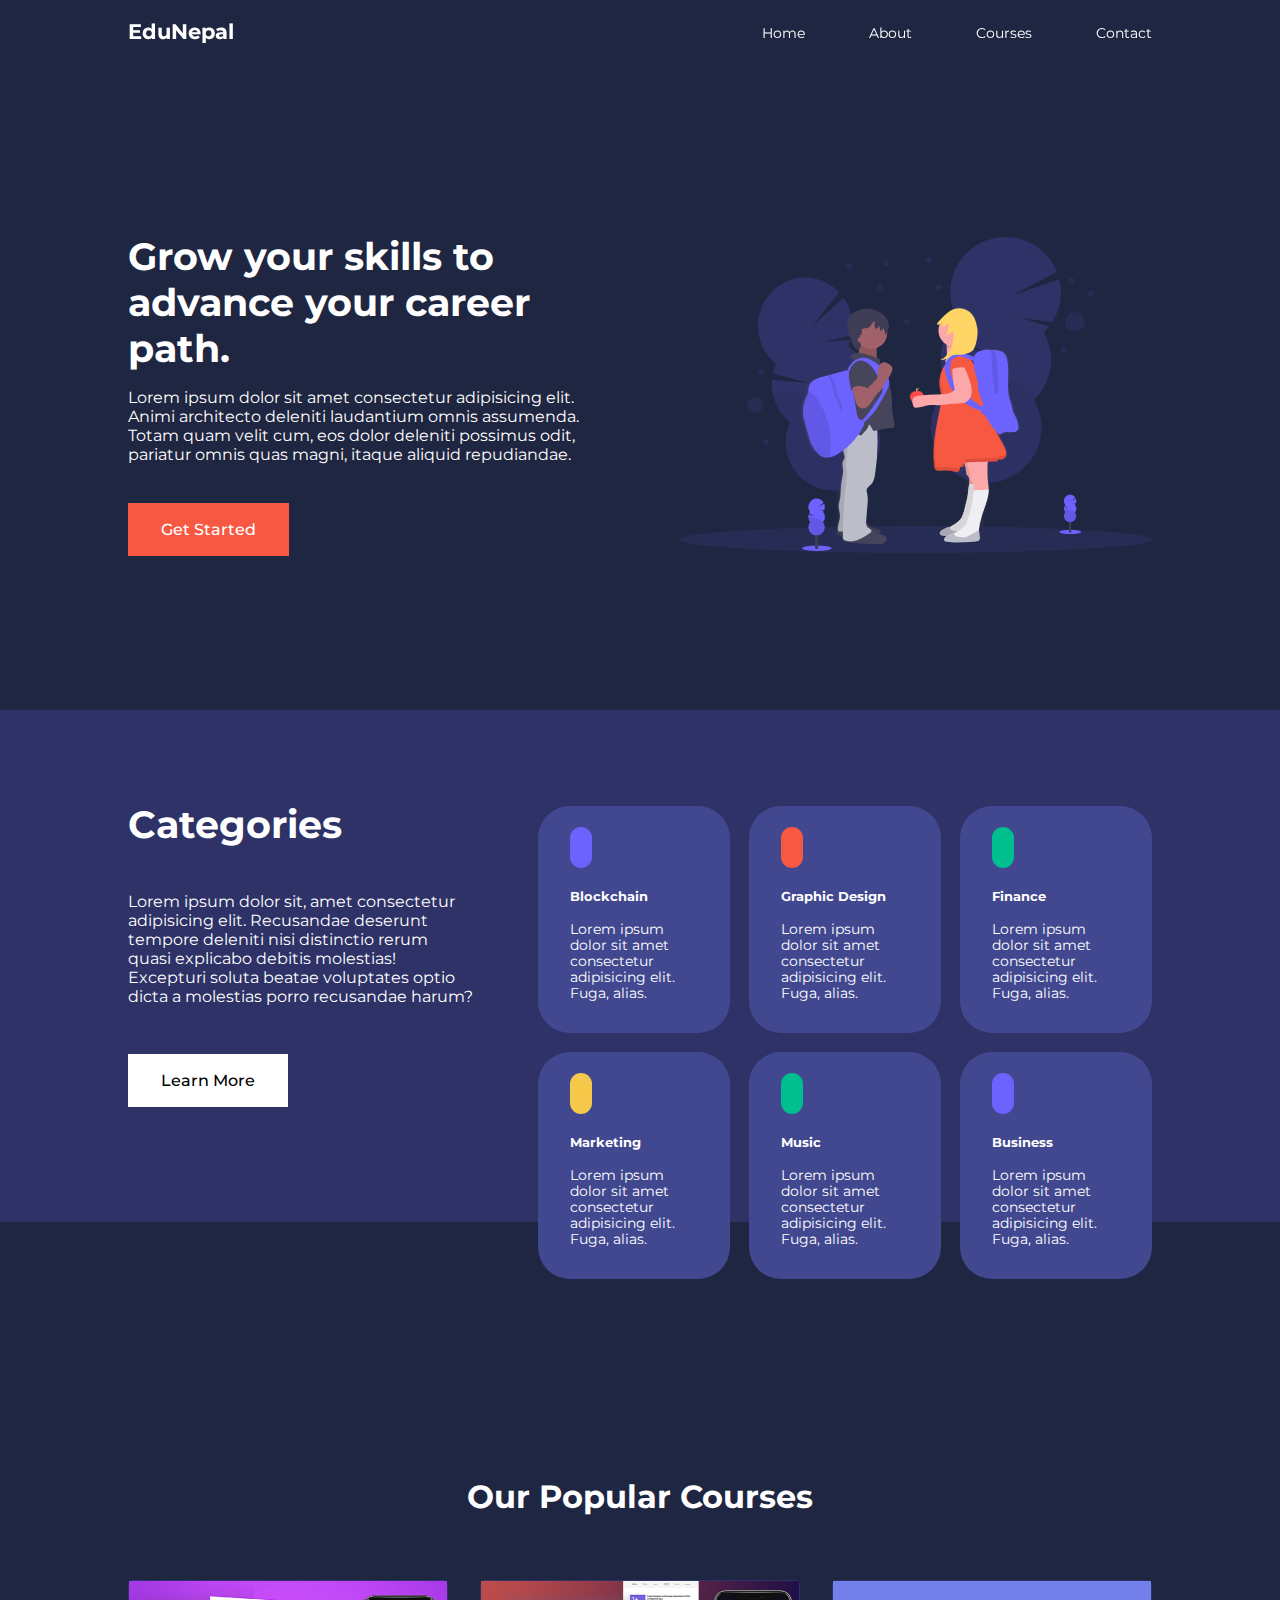
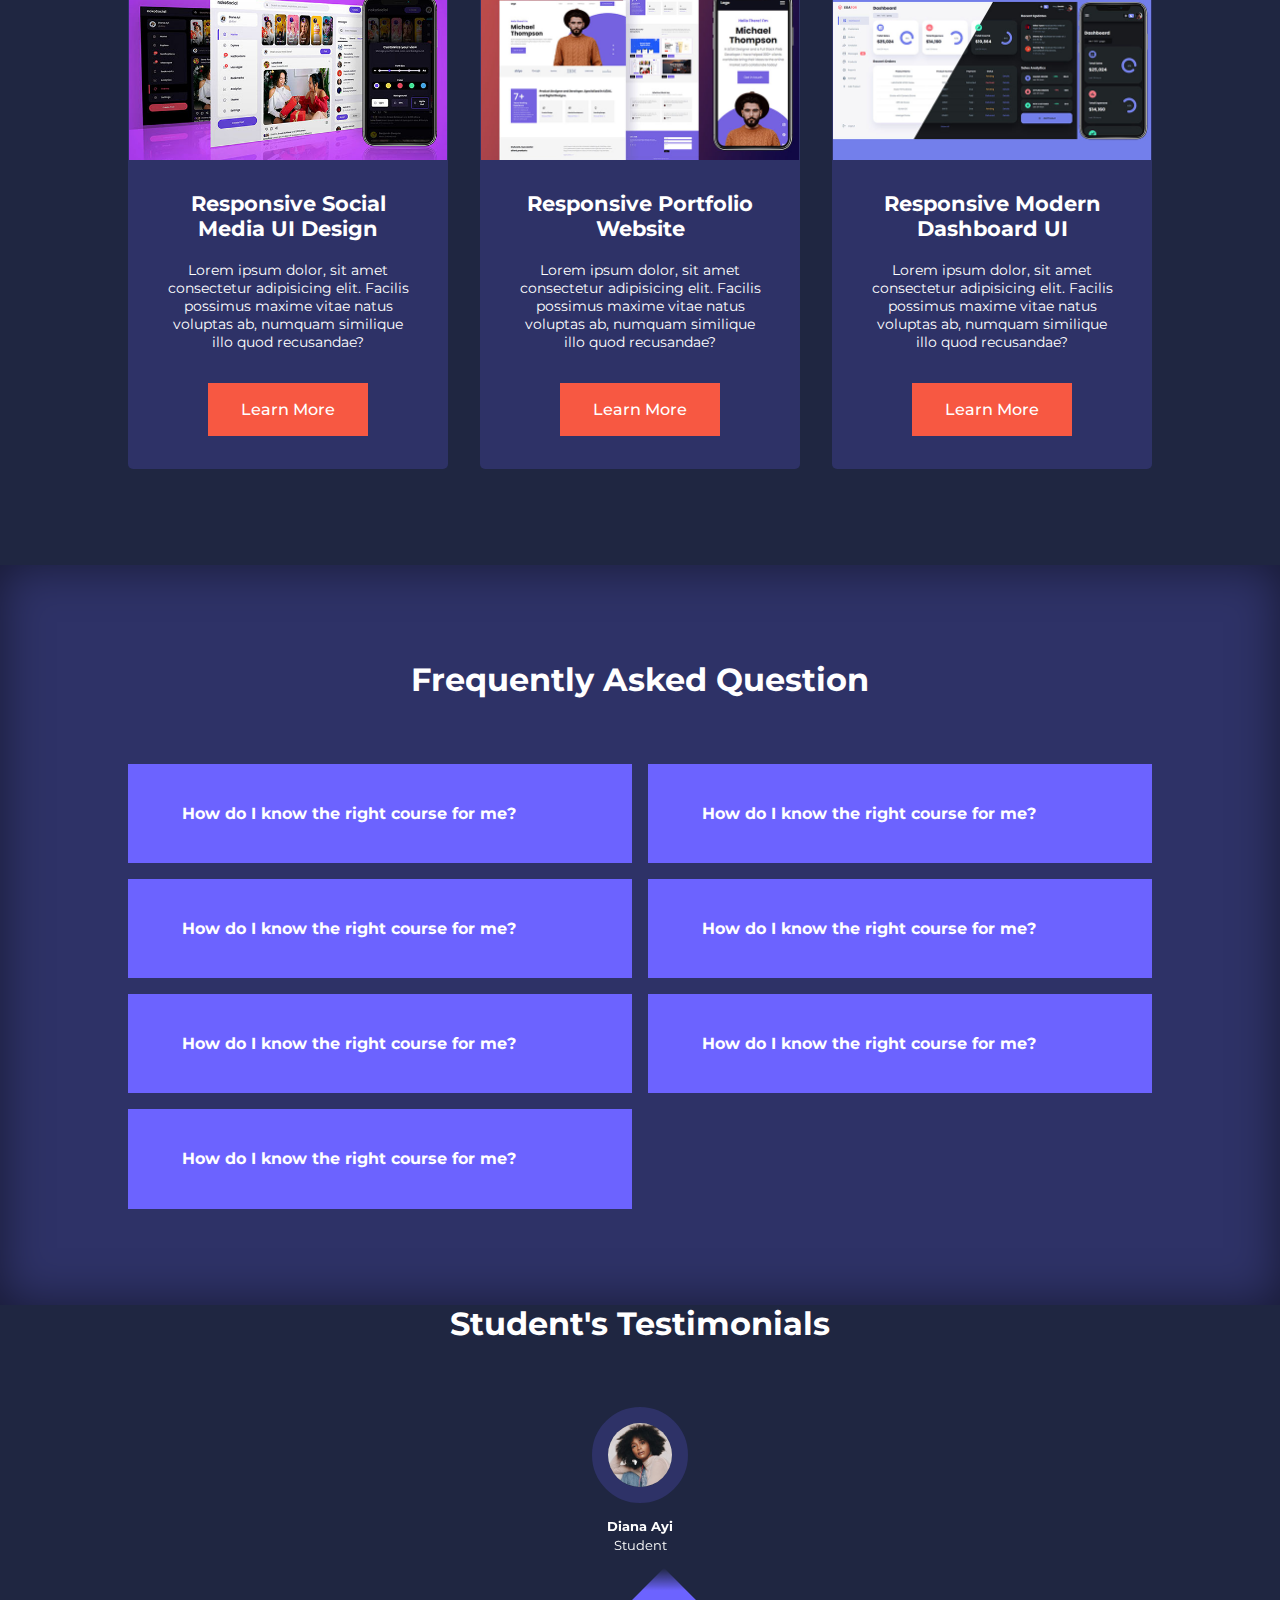
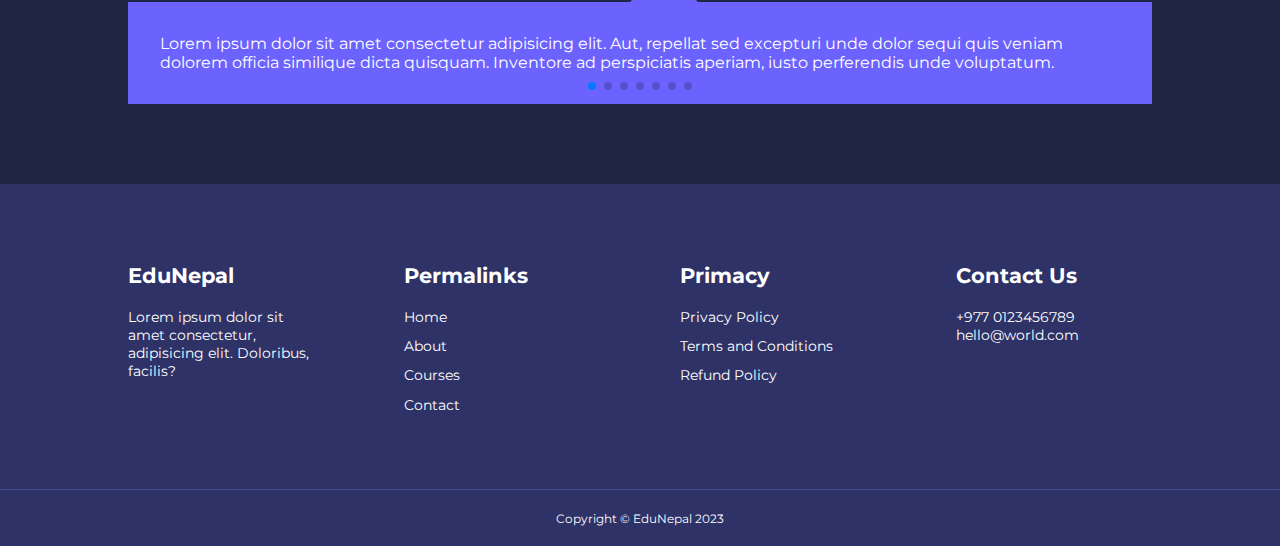
<file: education website/index.html>
<!DOCTYPE html>
<html lang="en">

<head>
    <meta charset="UTF-8">
    <meta http-equiv="X-UA-Compatible" content="IE=edge">
    <meta name="viewport" content="width=device-width, initial-scale=1.0">
    <title>EduNepal-A learning paradise</title>
    <link rel="stylesheet" href="./css/style.css">

    <!-- ICON SCOUT CDN -->
    <link rel="stylesheet" href="https://unicons.iconscout.com/release/v2.1.6/css/unicons.css">

    <!-- GOOGLE FONT (MONTSERRAT) -->
    <link rel="preconnect" href="https://fonts.googleapis.com">
    <link rel="preconnect" href="https://fonts.gstatic.com" crossorigin>
    <link href="https://fonts.googleapis.com/css2?family=Montserrat:wght@300;400;500;600;700;800;900&display=swap"
        rel="stylesheet">

    <!-- SWIPER JS CDN -->
    <link rel="stylesheet" href="https://cdn.jsdelivr.net/npm/swiper@8/swiper-bundle.min.css" />

    <!-- <style>
        body{
            background-image: url("./images/bg-texture.png");
        }
    </style> -->
</head>

<body>

    <!-- NAVBAR STARTS -->
    <nav>
        <div class="container nav__container">
            <a href="index.html">
                <h4>EduNepal</h4>
            </a>
            <ul class="nav__menu">
                <li><a href="index.html">Home</a></li>
                <li><a href="about.html">About</a></li>
                <li><a href="courses.html">Courses</a></li>
                <li><a href="contact.html">Contact</a></li>
            </ul>
            <button id="open-menu-btn"><i class="uil uil-bars"></i></button>
            <button id="close-menu-btn"><i class="uil uil-multiply"></i></button>
        </div>
    </nav>
    <!-- NAVBAR ENDS -->

    <!-- HEADER STARTS -->
    <header>
        <div class="container header__container">
            <div class="header__left">
                <h1>Grow your skills to advance your career path.</h1>
                <p>Lorem ipsum dolor sit amet consectetur adipisicing elit. Animi architecto deleniti laudantium omnis
                    assumenda. Totam quam velit cum, eos dolor deleniti possimus odit, pariatur omnis quas magni, itaque
                    aliquid repudiandae.</p>
                <a href="courses.html" class="btn btn-primary">Get Started</a>
            </div>

            <div class="header__right">
                <div class="header__right-image">
                    <img src="./images/header.svg" alt="Header">
                </div>
            </div>
        </div>
    </header>
    <!-- HEADER ENDS -->

    <!-- ############### SECTION STARTS ###############  -->
    <section class="categories">
        <div class="container categories__container">
            <div class="categories__left">
                <h1>Categories</h1>
                <p>Lorem ipsum dolor sit, amet consectetur adipisicing elit. Recusandae deserunt tempore deleniti nisi
                    distinctio rerum quasi explicabo debitis molestias! Excepturi soluta beatae voluptates optio dicta a
                    molestias porro recusandae harum?</p>
                <a href="#" class="btn">Learn More</a>
            </div>

            <div class="categories__right">
                <article class="category">
                    <span class="category__icon"><i class="uil uil-bitcoin-circle"></i></span>
                    <h5>Blockchain</h5>
                    <p>Lorem ipsum dolor sit amet consectetur adipisicing elit. Fuga, alias.</p>
                </article>

                <article class="category">
                    <span class="category__icon"><i class="uil uil-palette"></i></span>
                    <h5>Graphic Design</h5>
                    <p>Lorem ipsum dolor sit amet consectetur adipisicing elit. Fuga, alias.</p>
                </article>

                <article class="category">
                    <span class="category__icon"><i class="uil uil-usd-circle"></i></span>
                    <h5>Finance</h5>
                    <p>Lorem ipsum dolor sit amet consectetur adipisicing elit. Fuga, alias.</p>
                </article>

                <article class="category">
                    <span class="category__icon"><i class="uil uil-megaphone"></i></span>
                    <h5>Marketing</h5>
                    <p>Lorem ipsum dolor sit amet consectetur adipisicing elit. Fuga, alias.</p>
                </article>

                <article class="category">
                    <span class="category__icon"><i class="uil uil-music"></i></span>
                    <h5>Music</h5>
                    <p>Lorem ipsum dolor sit amet consectetur adipisicing elit. Fuga, alias.</p>
                </article>

                <article class="category">
                    <span class="category__icon"><i class="uil uil-puzzle-piece"></i></span>
                    <h5>Business</h5>
                    <p>Lorem ipsum dolor sit amet consectetur adipisicing elit. Fuga, alias.</p>
                </article>
            </div>
        </div>
    </section>
    <!-- ############### SECTION ENDS ###############  -->


    <!-- ############### COURSES STARTS ###############  -->
    <section class="courses">
        <h2>Our Popular Courses</h2>
        <div class="container courses__container">
            <article class="course">

                <div class="course__image">
                    <img src="./images/course1.jpg" alt="">
                </div>
                <div class="course__info">
                    <h4>Responsive Social Media UI Design</h4>
                    <p>Lorem ipsum dolor, sit amet consectetur adipisicing elit. Facilis possimus maxime vitae natus
                        voluptas ab, numquam similique illo quod recusandae?</p>
                    <a href="courses.html" class="btn btn-primary">Learn More</a>
                </div>
            </article>

            <article class="course">

                <div class="course__image">
                    <img src="./images/course2.jpg" alt="">
                </div>
                <div class="course__info">
                    <h4>Responsive Portfolio Website</h4>
                    <p>Lorem ipsum dolor, sit amet consectetur adipisicing elit. Facilis possimus maxime vitae natus
                        voluptas ab, numquam similique illo quod recusandae?</p>
                    <a href="courses.html" class="btn btn-primary">Learn More</a>
                </div>
            </article>

            <article class="course">

                <div class="course__image">
                    <img src="./images/course3.jpg" alt="">
                </div>
                <div class="course__info">
                    <h4>Responsive Modern Dashboard UI</h4>
                    <p>Lorem ipsum dolor, sit amet consectetur adipisicing elit. Facilis possimus maxime vitae natus
                        voluptas ab, numquam similique illo quod recusandae?</p>
                    <a href="courses.html" class="btn btn-primary">Learn More</a>
                </div>
            </article>
        </div>
    </section>
    <!-- ############### COURSES ENDS ###############  -->


    <!-- ############### FAQ STARTS ###############  -->
    <section class="faqs">
        <h2>Frequently Asked Question</h2>
        <div class="container faqs__container">
            <article class="faq">
                <div class="faq__icon"><i class="uil uil-plus"></i></div>
                <div class="question__answer">
                    <h4>How do I know the right course for me?</h4>
                    <p>Lorem ipsum dolor sit amet consectetur adipisicing elit. Fugiat doloribus, neque pariatur quidem
                        eum quo dolores ex consequuntur nostrum dolore asperiores ipsa nobis veniam rerum facere magni
                        distinctio unde est.</p>
                </div>
            </article>

            <article class="faq">
                <div class="faq__icon"><i class="uil uil-plus"></i></div>
                <div class="question__answer">
                    <h4>How do I know the right course for me?</h4>
                    <p>Lorem ipsum dolor sit amet consectetur adipisicing elit. Fugiat doloribus, neque pariatur quidem
                        eum quo dolores ex consequuntur nostrum dolore asperiores ipsa nobis veniam rerum facere magni
                        distinctio unde est.</p>
                </div>
            </article>

            <article class="faq">
                <div class="faq__icon"><i class="uil uil-plus"></i></div>
                <div class="question__answer">
                    <h4>How do I know the right course for me?</h4>
                    <p>Lorem ipsum dolor sit amet consectetur adipisicing elit. Fugiat doloribus, neque pariatur quidem
                        eum quo dolores ex consequuntur nostrum dolore asperiores ipsa nobis veniam rerum facere magni
                        distinctio unde est.</p>
                </div>
            </article>

            <article class="faq">
                <div class="faq__icon"><i class="uil uil-plus"></i></div>
                <div class="question__answer">
                    <h4>How do I know the right course for me?</h4>
                    <p>Lorem ipsum dolor sit amet consectetur adipisicing elit. Fugiat doloribus, neque pariatur quidem
                        eum quo dolores ex consequuntur nostrum dolore asperiores ipsa nobis veniam rerum facere magni
                        distinctio unde est.</p>
                </div>
            </article>

            <article class="faq">
                <div class="faq__icon"><i class="uil uil-plus"></i></div>
                <div class="question__answer">
                    <h4>How do I know the right course for me?</h4>
                    <p>Lorem ipsum dolor sit amet consectetur adipisicing elit. Fugiat doloribus, neque pariatur quidem
                        eum quo dolores ex consequuntur nostrum dolore asperiores ipsa nobis veniam rerum facere magni
                        distinctio unde est.</p>
                </div>
            </article>

            <article class="faq">
                <div class="faq__icon"><i class="uil uil-plus"></i></div>
                <div class="question__answer">
                    <h4>How do I know the right course for me?</h4>
                    <p>Lorem ipsum dolor sit amet consectetur adipisicing elit. Fugiat doloribus, neque pariatur quidem
                        eum quo dolores ex consequuntur nostrum dolore asperiores ipsa nobis veniam rerum facere magni
                        distinctio unde est.</p>
                </div>
            </article>

            <article class="faq">
                <div class="faq__icon"><i class="uil uil-plus"></i></div>
                <div class="question__answer">
                    <h4>How do I know the right course for me?</h4>
                    <p>Lorem ipsum dolor sit amet consectetur adipisicing elit. Fugiat doloribus, neque pariatur quidem
                        eum quo dolores ex consequuntur nostrum dolore asperiores ipsa nobis veniam rerum facere magni
                        distinctio unde est.</p>
                </div>
            </article>
        </div>
    </section>
    <!-- ############### FAQ ENDS ###############  -->


    <!-- STUDENT TESTIMONIAL STARTS -->
    <section class="container testimonials__container swiper mySwiper">
        <h2>Student's Testimonials</h2>
        <div class="swiper-wrapper">
            <article class="testimonial swiper-slide">
                <div class="avatar">
                    <img src="./images/avatar1.jpg" alt="">
                </div>

                <div class="testimonial__info">
                    <h5>Diana Ayi</h5>
                    <small>Student</small>
                </div>

                <div class="testimonial__body">
                    <p>
                        Lorem ipsum dolor sit amet consectetur adipisicing elit. Aut, repellat sed excepturi unde dolor
                        sequi quis veniam dolorem officia similique dicta quisquam. Inventore ad perspiciatis aperiam,
                        iusto perferendis unde voluptatum.
                    </p>
                </div>
            </article><br>
            <article class="testimonial swiper-slide">
                <div class="avatar">
                    <img src="./images/avatar2.jpg" alt="">
                </div>

                <div class="testimonial__info">
                    <h5>Diana Ayi</h5>
                    <small>Student</small>
                </div>

                <div class="testimonial__body">
                    <p>
                        Lorem ipsum dolor sit amet consectetur adipisicing elit. Aut, repellat sed excepturi unde dolor
                        sequi quis veniam dolorem officia similique dicta quisquam. Inventore ad perspiciatis aperiam,
                        iusto perferendis unde voluptatum.
                    </p>
                </div>
            </article><br>
            <article class="testimonial swiper-slide">
                <div class="avatar">
                    <img src="./images/avatar3.jpg" alt="">
                </div>

                <div class="testimonial__info">
                    <h5>Diana Ayi</h5>
                    <small>Student</small>
                </div>

                <div class="testimonial__body">
                    <p>
                        Lorem ipsum dolor sit amet consectetur adipisicing elit. Aut, repellat sed excepturi unde dolor
                        sequi quis veniam dolorem officia similique dicta quisquam. Inventore ad perspiciatis aperiam,
                        iusto perferendis unde voluptatum.
                    </p>
                </div>
            </article><br>
            <article class="testimonial swiper-slide">
                <div class="avatar">
                    <img src="./images/avatar4.jpg" alt="">
                </div>

                <div class="testimonial__info">
                    <h5>Diana Ayi</h5>
                    <small>Student</small>
                </div>

                <div class="testimonial__body">
                    <p>
                        Lorem ipsum dolor sit amet consectetur adipisicing elit. Aut, repellat sed excepturi unde dolor
                        sequi quis veniam dolorem officia similique dicta quisquam. Inventore ad perspiciatis aperiam,
                        iusto perferendis unde voluptatum.
                    </p>
                </div>
            </article><br>
            <article class="testimonial swiper-slide">
                <div class="avatar">
                    <img src="./images/avatar5.jpg" alt="">
                </div>

                <div class="testimonial__info">
                    <h5>Diana Ayi</h5>
                    <small>Student</small>
                </div>

                <div class="testimonial__body">
                    <p>
                        Lorem ipsum dolor sit amet consectetur adipisicing elit. Aut, repellat sed excepturi unde dolor
                        sequi quis veniam dolorem officia similique dicta quisquam. Inventore ad perspiciatis aperiam,
                        iusto perferendis unde voluptatum.
                    </p>
                </div>
            </article><br>
            <article class="testimonial swiper-slide">
                <div class="avatar">
                    <img src="./images/avatar6.jpg" alt="">
                </div>

                <div class="testimonial__info">
                    <h5>Diana Ayi</h5>
                    <small>Student</small>
                </div>

                <div class="testimonial__body">
                    <p>
                        Lorem ipsum dolor sit amet consectetur adipisicing elit. Aut, repellat sed excepturi unde dolor
                        sequi quis veniam dolorem officia similique dicta quisquam. Inventore ad perspiciatis aperiam,
                        iusto perferendis unde voluptatum.
                    </p>
                </div>
            </article><br>
            <article class="testimonial swiper-slide">
                <div class="avatar">
                    <img src="./images/avatar7.jpg" alt="">
                </div>

                <div class="testimonial__info">
                    <h5>Diana Ayi</h5>
                    <small>Student</small>
                </div>

                <div class="testimonial__body">
                    <p>
                        Lorem ipsum dolor sit amet consectetur adipisicing elit. Aut, repellat sed excepturi unde dolor
                        sequi quis veniam dolorem officia similique dicta quisquam. Inventore ad perspiciatis aperiam,
                        iusto perferendis unde voluptatum.
                    </p>
                </div>
            </article><br>

        </div>
        <div class="swiper-pagination"></div>
    </section>
    <!-- STUDENT TESTIMONIAL ENDS -->



    <!-- FOOTER STARTS -->

    <footer>
        <div class="container footer__container">
            <div class="footer__1">
                <a href="index.html" class="footer__logo">
                    <h4>EduNepal</h4>
                </a>
                <p>Lorem ipsum dolor sit amet consectetur, adipisicing elit. Doloribus, facilis?</p>
            </div>

            <div class="footer_2">
                <h4>Permalinks</h4>
                <ul class="permalinks">
                    <li><a href="index.html">Home</a></li>
                    <li><a href="about.html">About</a></li>
                    <li><a href="courses.html">Courses</a></li>
                    <li><a href="contact.html">Contact</a></li>
                </ul>
            </div>

            <div class="footer_3">
                <h4>Primacy</h4>
                <ul class="privacy">
                    <li><a href="#">Privacy Policy</a></li>
                    <li><a href="#">Terms and Conditions</a></li>
                    <li><a href="#">Refund Policy</a></li>
                </ul>
            </div>

            <div class="footer_4">
                <h4>Contact Us</h4>
                <div>
                    <p>+977 0123456789</p>
                    <p>hello@world.com</p>
                </div>

                <ul class="footer__socials">
                    <li><a href="#"><i class="uil uil-facebook-f"></i></a></li>
                    <li><a href="#"><i class="uil uil-instagram-alt"></i></a></li>
                    <li><a href="#"><i class="uil uil-twitter"></i></a></li>
                    <li><a href="#"><i class="uil uil-linkedin-alt"></i></a></li>
                </ul>
            </div>
        </div><hr>
        <div class="footer__copyright">
            <small>Copyright &copy; EduNepal 2023</small>
        </div>
    </footer>
    <!-- FOOTER ENDS -->

    <script src="./main.js"></script>
    <script src="https://cdn.jsdelivr.net/npm/swiper@8/swiper-bundle.min.js"></script>

    <script>
        const swiper = new Swiper('.mySwiper', {
            // Optional parameters
            slidesPerView: 1,
            spaceBetween: 30,
            // clickable:true,
            loop: true,

            // If we need pagination
            pagination: {
                el: '.swiper-pagination',
            },

            // <!-- when window width is >= 600px -->

            600: {
                slidesPerView: 2
            }

        });
    </script>

</body>

</html>
</file>
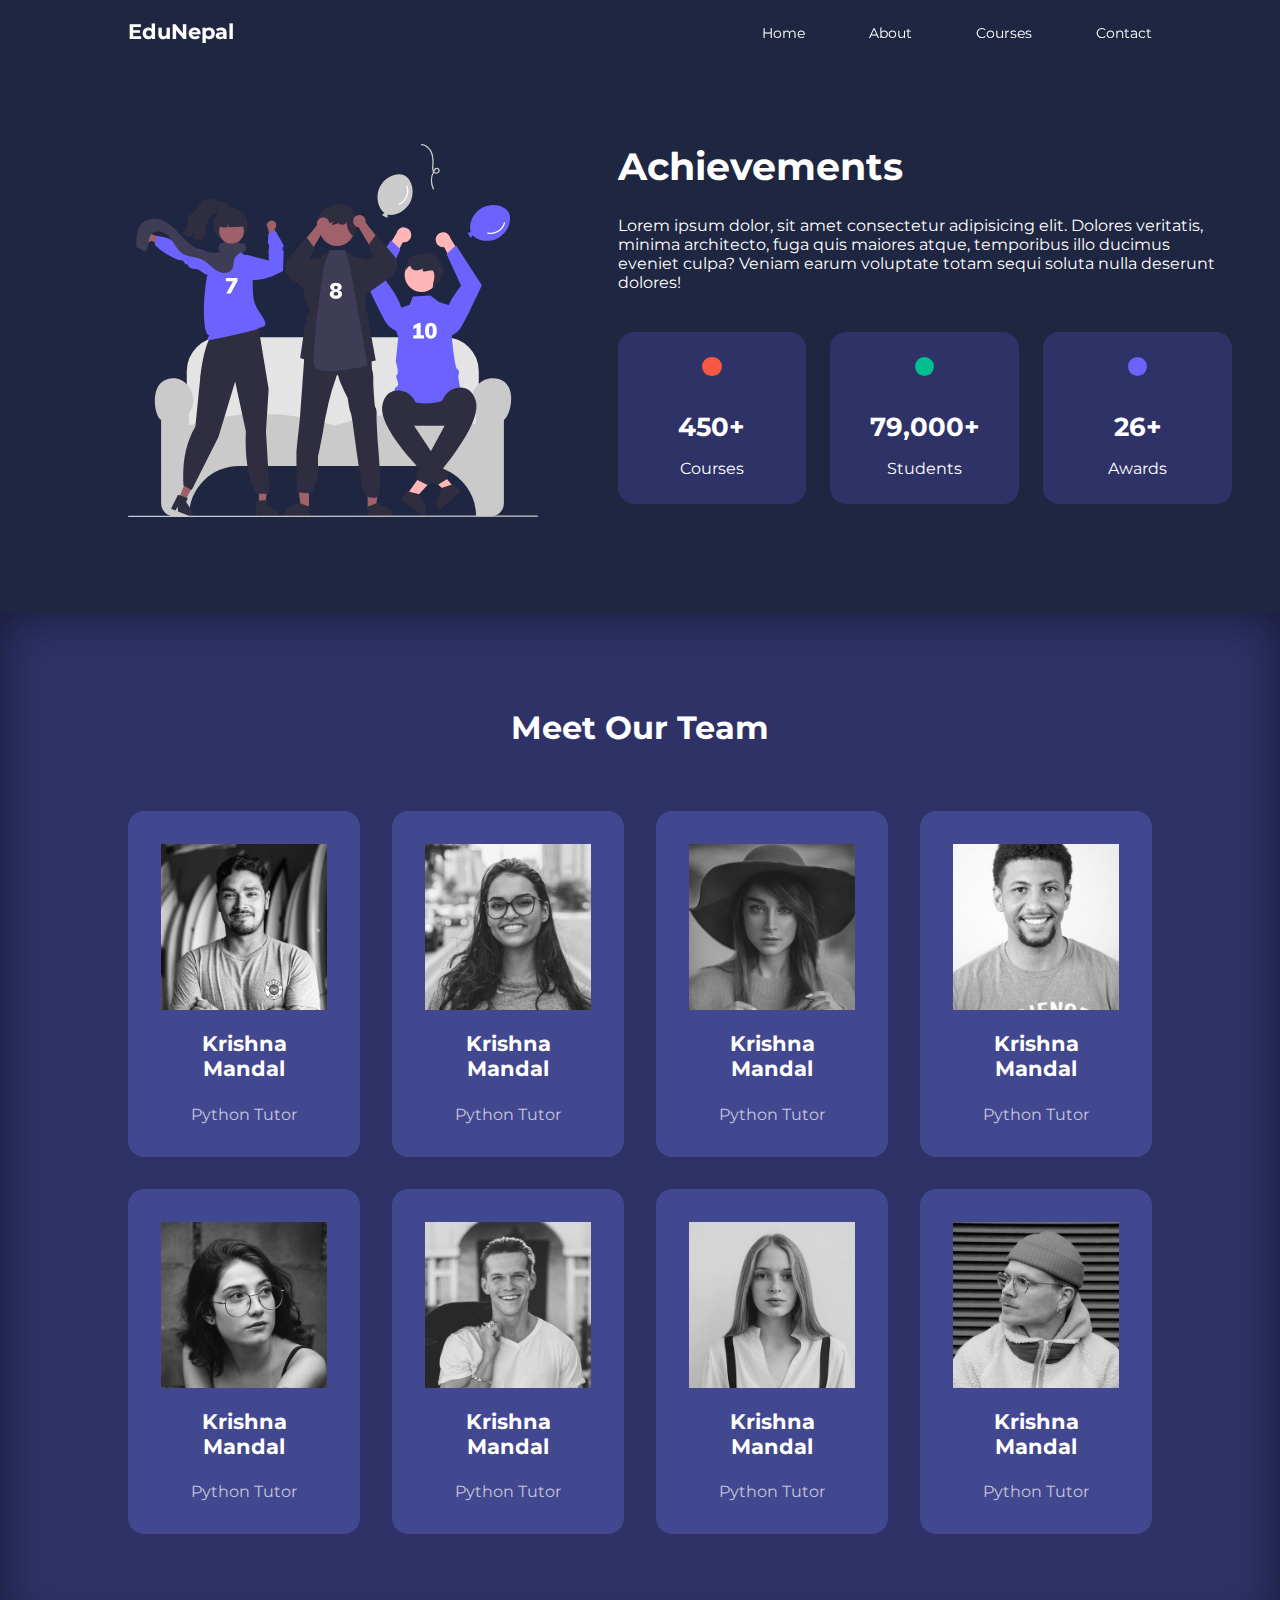
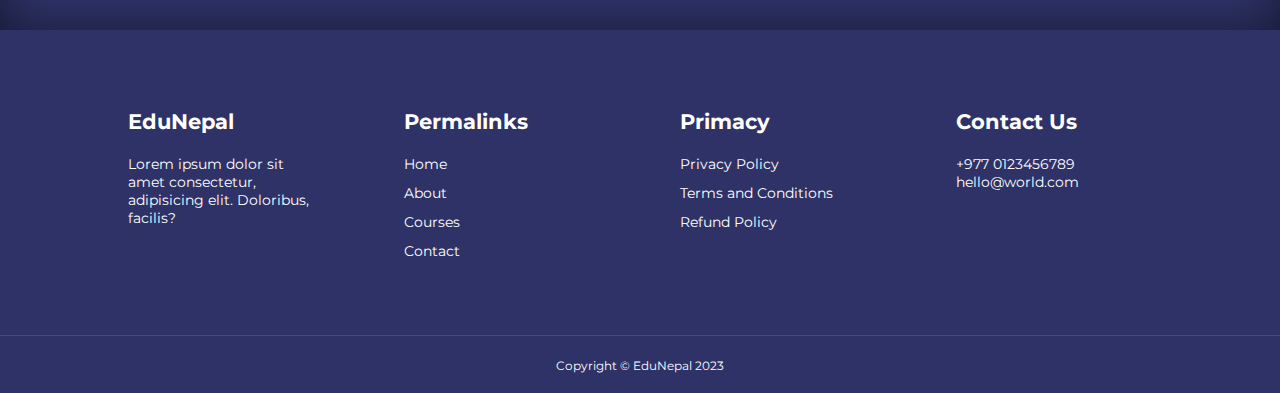
<file: education website/about.html>
<!DOCTYPE html>
<html lang="en">

<head>
    <meta charset="UTF-8">
    <meta http-equiv="X-UA-Compatible" content="IE=edge">
    <meta name="viewport" content="width=device-width, initial-scale=1.0">
    <title>EduNepal-A learning paradise</title>
    <link rel="stylesheet" href="./css/style.css">
    <link rel="stylesheet" href="./css/about.css">

    <!-- ICON SCOUT CDN -->
    <link rel="stylesheet" href="https://unicons.iconscout.com/release/v2.1.6/css/unicons.css">

    <!-- GOOGLE FONT (MONTSERRAT) -->
    <link rel="preconnect" href="https://fonts.googleapis.com">
    <link rel="preconnect" href="https://fonts.gstatic.com" crossorigin>
    <link href="https://fonts.googleapis.com/css2?family=Montserrat:wght@300;400;500;600;700;800;900&display=swap"
        rel="stylesheet">

</head>

<body>

    <!-- NAVBAR STARTS -->
    <nav>
        <div class="container nav__container">
            <a href="index.html">
                <h4>EduNepal</h4>
            </a>
            <ul class="nav__menu">
                <li><a href="index.html">Home</a></li>
                <li><a href="about.html">About</a></li>
                <li><a href="courses.html">Courses</a></li>
                <li><a href="contact.html">Contact</a></li>
            </ul>
            <button id="open-menu-btn"><i class="uil uil-bars"></i></button>
            <button id="close-menu-btn"><i class="uil uil-multiply"></i></button>
        </div>
    </nav>
    <!-- NAVBAR ENDS -->

    <!-- ACHIEVEMENT SECTION STARTS -->
    <section class="about__achievements">
        <div class="container about__achievements-container">
            <div class="about__achievements-left">
                <img src="./images/about achievements.svg" alt="">
            </div>

            <div class="about__achievements-right">
                <h1>Achievements</h1>
                <p> Lorem ipsum dolor, sit amet consectetur adipisicing elit. Dolores veritatis, minima architecto, fuga
                    quis maiores atque, temporibus illo ducimus eveniet culpa? Veniam earum voluptate totam sequi soluta
                    nulla deserunt dolores!</p>

                <div class="achievements__cards">
                    <article class="achievement__card">
                        <span class="achievement__icon"><i class="uil uil-video"></i></span>
                        <h3>450+</h3>
                        <p>Courses</p>
                    </article>

                    <article class="achievement__card">
                        <span class="achievement__icon"><i class="uil uil-users-alt"></i></span>
                        <h3>79,000+</h3>
                        <p>Students</p>
                    </article>

                    <article class="achievement__card">
                        <span class="achievement__icon"><i class="uil uil-trophy"></i></span>
                        <h3>26+</h3>
                        <p>Awards</p>
                    </article>

                </div>
            </div>

        </div>
    </section>
    <!-- ACHIEVEMENT SECTION ENDS -->

    <!-- OUR TEAMS STARTS -->

    <section class="team">
        <h2>Meet Our Team</h2>
        <div class="container team__container">
            <article class="team__member">
                <div class="team__member-image">
                    <img src="./images/tm1.jpg" alt="">
                </div>

                <div class="team__member-info">
                    <h4>Krishna Mandal</h4>
                    <p>Python Tutor</p>
                </div>

                <div class="team__member-socials">
                    <a href="#" target="_blank"><i class="uil uil-instagram"></i></a>
                    <a href="#" target="_blank"><i class="uil uil-twitter-alt"></i></a>
                    <a href="#" target="_blank"><i class="uil uil-linkedin-alt"></i></a>
                </div>
            </article>

            
            <article class="team__member">
                <div class="team__member-image">
                    <img src="./images/tm2.jpg" alt="">
                </div>

                <div class="team__member-info">
                    <h4>Krishna Mandal</h4>
                    <p>Python Tutor</p>
                </div>

                <div class="team__member-socials">
                    <a href="#" target="_blank"><i class="uil uil-instagram"></i></a>
                    <a href="#" target="_blank"><i class="uil uil-twitter-alt"></i></a>
                    <a href="#" target="_blank"><i class="uil uil-linkedin-alt"></i></a>
                </div>
            </article>

            <article class="team__member">
                <div class="team__member-image">
                    <img src="./images/tm3.jpg" alt="">
                </div>

                <div class="team__member-info">
                    <h4>Krishna Mandal</h4>
                    <p>Python Tutor</p>
                </div>

                <div class="team__member-socials">
                    <a href="#" target="_blank"><i class="uil uil-instagram"></i></a>
                    <a href="#" target="_blank"><i class="uil uil-twitter-alt"></i></a>
                    <a href="#" target="_blank"><i class="uil uil-linkedin-alt"></i></a>
                </div>
            </article>

            <article class="team__member">
                <div class="team__member-image">
                    <img src="./images/tm4.jpg" alt="">
                </div>

                <div class="team__member-info">
                    <h4>Krishna Mandal</h4>
                    <p>Python Tutor</p>
                </div>

                <div class="team__member-socials">
                    <a href="#" target="_blank"><i class="uil uil-instagram"></i></a>
                    <a href="#" target="_blank"><i class="uil uil-twitter-alt"></i></a>
                    <a href="#" target="_blank"><i class="uil uil-linkedin-alt"></i></a>
                </div>
            </article>

            <article class="team__member">
                <div class="team__member-image">
                    <img src="./images/tm5.jpg" alt="">
                </div>

                <div class="team__member-info">
                    <h4>Krishna Mandal</h4>
                    <p>Python Tutor</p>
                </div>

                <div class="team__member-socials">
                    <a href="#" target="_blank"><i class="uil uil-instagram"></i></a>
                    <a href="#" target="_blank"><i class="uil uil-twitter-alt"></i></a>
                    <a href="#" target="_blank"><i class="uil uil-linkedin-alt"></i></a>
                </div>
            </article>

            <article class="team__member">
                <div class="team__member-image">
                    <img src="./images/tm6.jpg" alt="">
                </div>

                <div class="team__member-info">
                    <h4>Krishna Mandal</h4>
                    <p>Python Tutor</p>
                </div>

                <div class="team__member-socials">
                    <a href="#" target="_blank"><i class="uil uil-instagram"></i></a>
                    <a href="#" target="_blank"><i class="uil uil-twitter-alt"></i></a>
                    <a href="#" target="_blank"><i class="uil uil-linkedin-alt"></i></a>
                </div>
            </article>

            <article class="team__member">
                <div class="team__member-image">
                    <img src="./images/tm7.jpg" alt="">
                </div>

                <div class="team__member-info">
                    <h4>Krishna Mandal</h4>
                    <p>Python Tutor</p>
                </div>

                <div class="team__member-socials">
                    <a href="#" target="_blank"><i class="uil uil-instagram"></i></a>
                    <a href="#" target="_blank"><i class="uil uil-twitter-alt"></i></a>
                    <a href="#" target="_blank"><i class="uil uil-linkedin-alt"></i></a>
                </div>
            </article>

            <article class="team__member">
                <div class="team__member-image">
                    <img src="./images/tm8.jpg" alt="">
                </div>

                <div class="team__member-info">
                    <h4>Krishna Mandal</h4>
                    <p>Python Tutor</p>
                </div>

                <div class="team__member-socials">
                    <a href="#" target="_blank"><i class="uil uil-instagram"></i></a>
                    <a href="#" target="_blank"><i class="uil uil-twitter-alt"></i></a>
                    <a href="#" target="_blank"><i class="uil uil-linkedin-alt"></i></a>
                </div>
            </article>


        </div>
    </section>
    <!-- OUR TEAMS ENDS -->



    <!-- FOOTER STARTS -->

    <footer>
        <div class="container footer__container">
            <div class="footer__1">
                <a href="index.html" class="footer__logo">
                    <h4>EduNepal</h4>
                </a>
                <p>Lorem ipsum dolor sit amet consectetur, adipisicing elit. Doloribus, facilis?</p>
            </div>

            <div class="footer_2">
                <h4>Permalinks</h4>
                <ul class="permalinks">
                    <li><a href="index.html">Home</a></li>
                    <li><a href="about.html">About</a></li>
                    <li><a href="courses.html">Courses</a></li>
                    <li><a href="contact.html">Contact</a></li>
                </ul>
            </div>

            <div class="footer_3">
                <h4>Primacy</h4>
                <ul class="privacy">
                    <li><a href="#">Privacy Policy</a></li>
                    <li><a href="#">Terms and Conditions</a></li>
                    <li><a href="#">Refund Policy</a></li>
                </ul>
            </div>

            <div class="footer_4">
                <h4>Contact Us</h4>
                <div>
                    <p>+977 0123456789</p>
                    <p>hello@world.com</p>
                </div>

                <ul class="footer__socials">
                    <li><a href="#"><i class="uil uil-facebook-f"></i></a></li>
                    <li><a href="#"><i class="uil uil-instagram-alt"></i></a></li>
                    <li><a href="#"><i class="uil uil-twitter"></i></a></li>
                    <li><a href="#"><i class="uil uil-linkedin-alt"></i></a></li>
                </ul>
            </div>
        </div>
        <hr>
        <div class="footer__copyright">
            <small>Copyright &copy; EduNepal 2023</small>
        </div>
    </footer>
    <!-- FOOTER ENDS -->

    <script src="./main.js"></script>
</body>

</html>
</file>
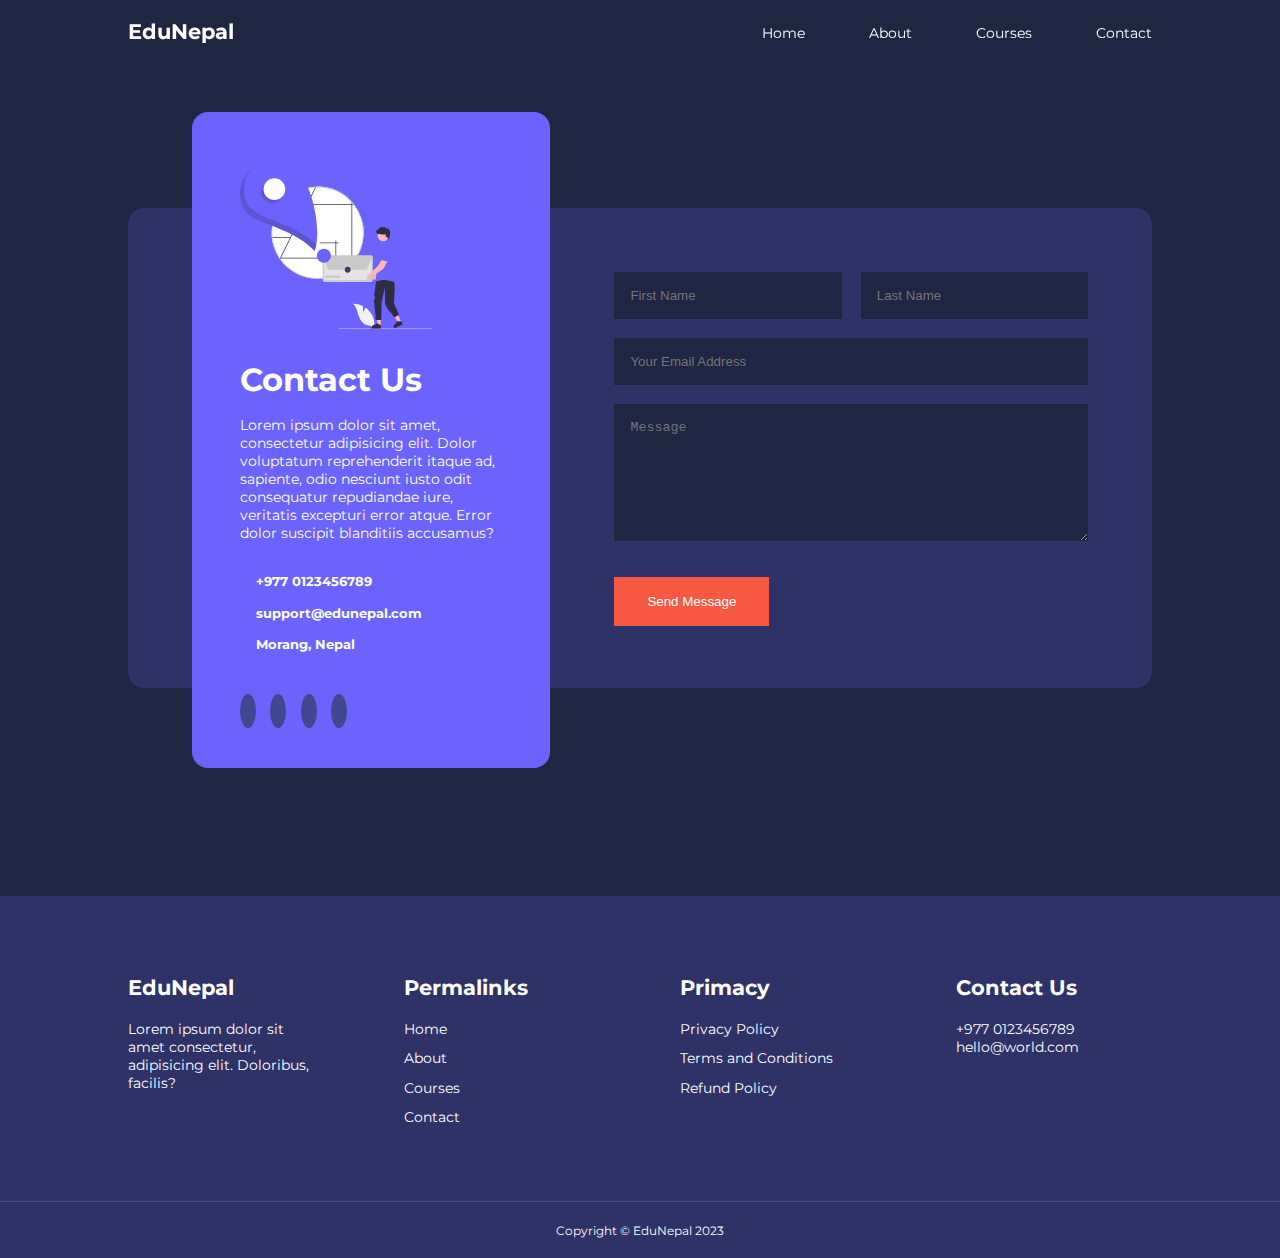
<file: education website/contact.html>
<!DOCTYPE html>
<html lang="en">

<head>
    <meta charset="UTF-8">
    <meta http-equiv="X-UA-Compatible" content="IE=edge">
    <meta name="viewport" content="width=device-width, initial-scale=1.0">
    <title>EduNepal-A learning paradise</title>
    <link rel="stylesheet" href="./css/style.css">
    <link rel="stylesheet" href="./css/contact.css">

    <!-- ICON SCOUT CDN -->
    <link rel="stylesheet" href="https://unicons.iconscout.com/release/v2.1.6/css/unicons.css">

    <!-- GOOGLE FONT (MONTSERRAT) -->
    <link rel="preconnect" href="https://fonts.googleapis.com">
    <link rel="preconnect" href="https://fonts.gstatic.com" crossorigin>
    <link href="https://fonts.googleapis.com/css2?family=Montserrat:wght@300;400;500;600;700;800;900&display=swap"
        rel="stylesheet">

    <!-- SWIPER JS CDN -->
    <link rel="stylesheet" href="https://cdn.jsdelivr.net/npm/swiper@8/swiper-bundle.min.css" />
</head>

<body>

    <!-- NAVBAR STARTS -->
    <nav>
        <div class="container nav__container">
            <a href="index.html">
                <h4>EduNepal</h4>
            </a>
            <ul class="nav__menu">
                <li><a href="index.html">Home</a></li>
                <li><a href="about.html">About</a></li>
                <li><a href="courses.html">Courses</a></li>
                <li><a href="contact.html">Contact</a></li>
            </ul>
            <button id="open-menu-btn"><i class="uil uil-bars"></i></button>
            <button id="close-menu-btn"><i class="uil uil-multiply"></i></button>
        </div>
    </nav>
    <!-- NAVBAR ENDS -->


    <!-- CONTACT STARTS -->
    <section class="contact">
        <div class="container contact__container">
            <aside class="contact__aside">
                <div class="aside__image">
                    <img src="./images/contact.svg" alt="">
                </div>
                <h2>Contact Us</h2>
                <p>Lorem ipsum dolor sit amet, consectetur adipisicing elit. Dolor voluptatum reprehenderit itaque ad, sapiente, odio nesciunt iusto odit consequatur repudiandae iure, veritatis excepturi error atque. Error dolor suscipit blanditiis accusamus?</p>
                <ul class="contact__details">
                    <li><i class="uil uil-phone-times"></i><h5>+977 0123456789</h5></li>
                    <li><i class="uil uil-envelope"></i><h5>support@edunepal.com</h5></li>
                    <li><i class="uil uil-location-point"></i><h5>Morang, Nepal</h5></li>
                </ul>
                <ul class="contact__socials">
                    <li><a href=""><i class="uil uil-facebook-f"></i></a></li>
                    <li><a href=""><i class="uil uil-instagram"></i></a></li>
                    <li><a href=""><i class="uil uil-twitter"></i></a></li>
                    <li><a href=""><i class="uil uil-linkedin-alt"></i></a></li>
                </ul>
            </aside>

            <form action="https://formspree.io/f/xayzylne" method="post" class="contact__form">
                <div class="form__name">
                    <input type="text" name="First Name" placeholder="First Name" required>
                    <input type="text" name="Last Name" placeholder="Last Name" required>
                </div>
                <input type="email" name="Email Address" placeholder="Your Email Address" required>
                <textarea name="Message" rows="7" placeholder="Message" required></textarea>
                <input type="submit" value="Send Message" class="btn btn-primary">
            </form>
            
        </div>
    </section>
    <!-- CONTACT ENDS -->



    <!-- FOOTER STARTS -->

    <footer>
        <div class="container footer__container">
            <div class="footer__1">
                <a href="index.html" class="footer__logo">
                    <h4>EduNepal</h4>
                </a>
                <p>Lorem ipsum dolor sit amet consectetur, adipisicing elit. Doloribus, facilis?</p>
            </div>

            <div class="footer_2">
                <h4>Permalinks</h4>
                <ul class="permalinks">
                    <li><a href="index.html">Home</a></li>
                    <li><a href="about.html">About</a></li>
                    <li><a href="courses.html">Courses</a></li>
                    <li><a href="contact.html">Contact</a></li>
                </ul>
            </div>

            <div class="footer_3">
                <h4>Primacy</h4>
                <ul class="privacy">
                    <li><a href="#">Privacy Policy</a></li>
                    <li><a href="#">Terms and Conditions</a></li>
                    <li><a href="#">Refund Policy</a></li>
                </ul>
            </div>

            <div class="footer_4">
                <h4>Contact Us</h4>
                <div>
                    <p>+977 0123456789</p>
                    <p>hello@world.com</p>
                </div>

                <ul class="footer__socials">
                    <li><a href="#"><i class="uil uil-facebook-f"></i></a></li>
                    <li><a href="#"><i class="uil uil-instagram-alt"></i></a></li>
                    <li><a href="#"><i class="uil uil-twitter"></i></a></li>
                    <li><a href="#"><i class="uil uil-linkedin-alt"></i></a></li>
                </ul>
            </div>
        </div>
        <hr>
        <div class="footer__copyright">
            <small>Copyright &copy; EduNepal 2023</small>
        </div>
    </footer>
    <!-- FOOTER ENDS -->

    <script src="./main.js"></script>
</body>

</html>
</file>
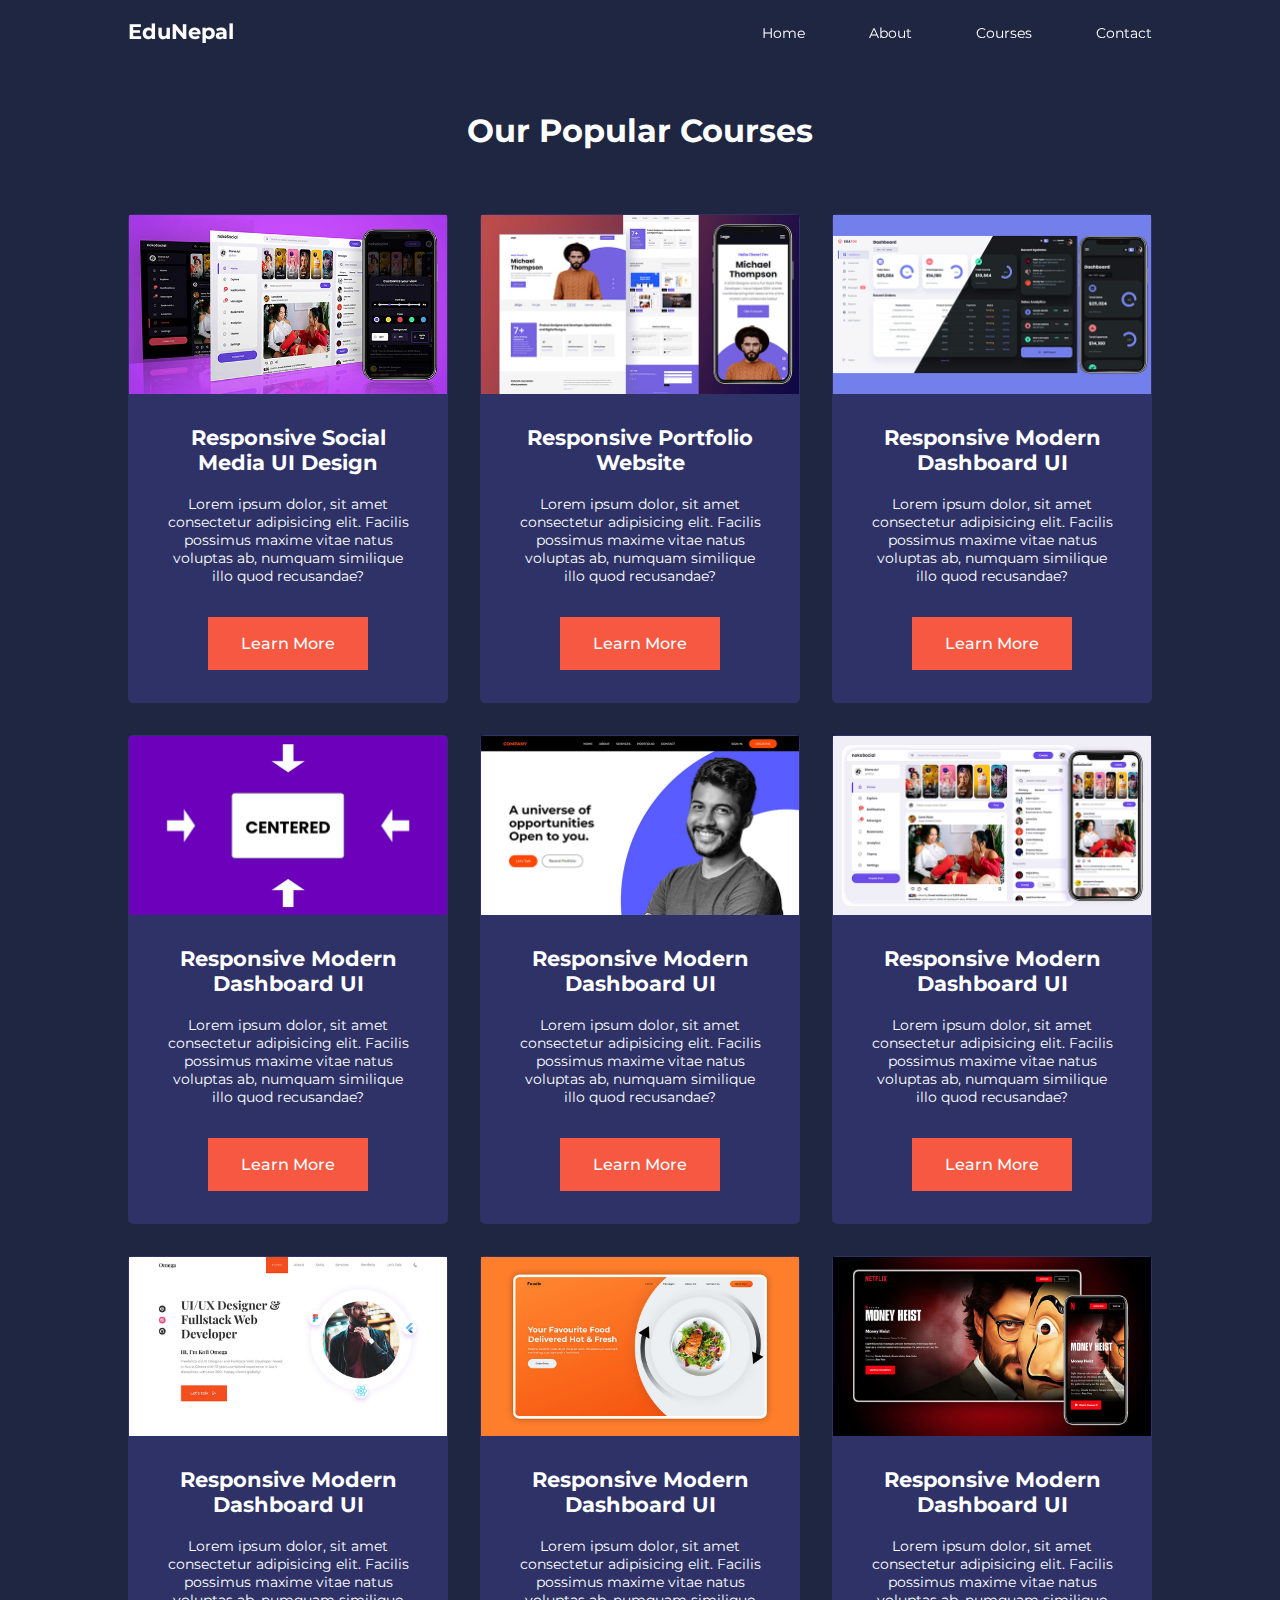
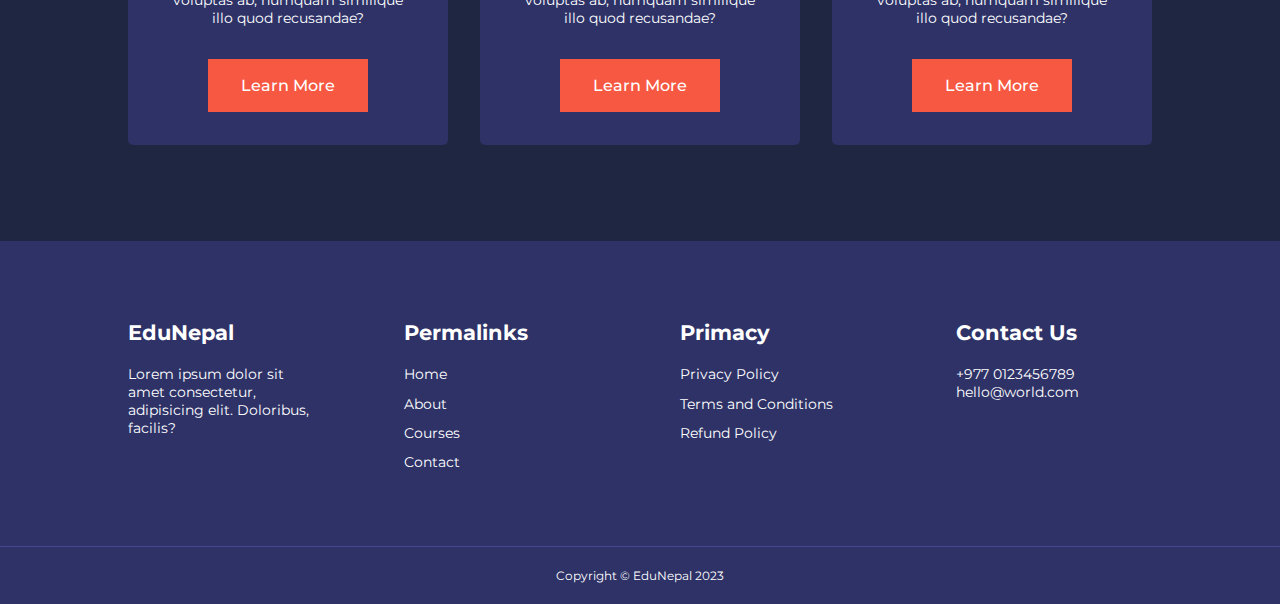
<file: education website/courses.html>
<!DOCTYPE html>
<html lang="en">

<head>
    <meta charset="UTF-8">
    <meta http-equiv="X-UA-Compatible" content="IE=edge">
    <meta name="viewport" content="width=device-width, initial-scale=1.0">
    <title>EduNepal-A learning paradise</title>
    <link rel="stylesheet" href="./css/style.css">

    <!-- ICON SCOUT CDN -->
    <link rel="stylesheet" href="https://unicons.iconscout.com/release/v2.1.6/css/unicons.css">

    <!-- GOOGLE FONT (MONTSERRAT) -->
    <link rel="preconnect" href="https://fonts.googleapis.com">
    <link rel="preconnect" href="https://fonts.gstatic.com" crossorigin>
    <link href="https://fonts.googleapis.com/css2?family=Montserrat:wght@300;400;500;600;700;800;900&display=swap"
        rel="stylesheet">

    <style>
        .courses{
            margin-top: 1rem;
        }
    </style>

</head>

<body>

    <!-- NAVBAR STARTS -->
    <nav>
        <div class="container nav__container">
            <a href="index.html">
                <h4>EduNepal</h4>
            </a>
            <ul class="nav__menu">
                <li><a href="index.html">Home</a></li>
                <li><a href="about.html">About</a></li>
                <li><a href="courses.html">Courses</a></li>
                <li><a href="contact.html">Contact</a></li>
            </ul>
            <button id="open-menu-btn"><i class="uil uil-bars"></i></button>
            <button id="close-menu-btn"><i class="uil uil-multiply"></i></button>
        </div>
    </nav>
    <!-- NAVBAR ENDS -->

    <!-- ############### COURSES STARTS ###############  -->
    <section class="courses">
        <h2>Our Popular Courses</h2>
        <div class="container courses__container">
            <article class="course">

                <div class="course__image">
                    <img src="./images/course1.jpg" alt="">
                </div>
                <div class="course__info">
                    <h4>Responsive Social Media UI Design</h4>
                    <p>Lorem ipsum dolor, sit amet consectetur adipisicing elit. Facilis possimus maxime vitae natus
                        voluptas ab, numquam similique illo quod recusandae?</p>
                    <a href="courses.html" class="btn btn-primary">Learn More</a>
                </div>
            </article>

            <article class="course">

                <div class="course__image">
                    <img src="./images/course2.jpg" alt="">
                </div>
                <div class="course__info">
                    <h4>Responsive Portfolio Website</h4>
                    <p>Lorem ipsum dolor, sit amet consectetur adipisicing elit. Facilis possimus maxime vitae natus
                        voluptas ab, numquam similique illo quod recusandae?</p>
                    <a href="courses.html" class="btn btn-primary">Learn More</a>
                </div>
            </article>

            <article class="course">

                <div class="course__image">
                    <img src="./images/course3.jpg" alt="">
                </div>
                <div class="course__info">
                    <h4>Responsive Modern Dashboard UI</h4>
                    <p>Lorem ipsum dolor, sit amet consectetur adipisicing elit. Facilis possimus maxime vitae natus
                        voluptas ab, numquam similique illo quod recusandae?</p>
                    <a href="courses.html" class="btn btn-primary">Learn More</a>
                </div>
            </article>

            
            <article class="course">

                <div class="course__image">
                    <img src="./images/course4.jpg" alt="">
                </div>
                <div class="course__info">
                    <h4>Responsive Modern Dashboard UI</h4>
                    <p>Lorem ipsum dolor, sit amet consectetur adipisicing elit. Facilis possimus maxime vitae natus
                        voluptas ab, numquam similique illo quod recusandae?</p>
                    <a href="courses.html" class="btn btn-primary">Learn More</a>
                </div>
            </article>

            <article class="course">

                <div class="course__image">
                    <img src="./images/course5.jpg" alt="">
                </div>
                <div class="course__info">
                    <h4>Responsive Modern Dashboard UI</h4>
                    <p>Lorem ipsum dolor, sit amet consectetur adipisicing elit. Facilis possimus maxime vitae natus
                        voluptas ab, numquam similique illo quod recusandae?</p>
                    <a href="courses.html" class="btn btn-primary">Learn More</a>
                </div>
            </article>

            <article class="course">

                <div class="course__image">
                    <img src="./images/course6.jpg" alt="">
                </div>
                <div class="course__info">
                    <h4>Responsive Modern Dashboard UI</h4>
                    <p>Lorem ipsum dolor, sit amet consectetur adipisicing elit. Facilis possimus maxime vitae natus
                        voluptas ab, numquam similique illo quod recusandae?</p>
                    <a href="courses.html" class="btn btn-primary">Learn More</a>
                </div>
            </article>

            <article class="course">

                <div class="course__image">
                    <img src="./images/course7.jpg" alt="">
                </div>
                <div class="course__info">
                    <h4>Responsive Modern Dashboard UI</h4>
                    <p>Lorem ipsum dolor, sit amet consectetur adipisicing elit. Facilis possimus maxime vitae natus
                        voluptas ab, numquam similique illo quod recusandae?</p>
                    <a href="courses.html" class="btn btn-primary">Learn More</a>
                </div>
            </article>

            <article class="course">

                <div class="course__image">
                    <img src="./images/course8.jpg" alt="">
                </div>
                <div class="course__info">
                    <h4>Responsive Modern Dashboard UI</h4>
                    <p>Lorem ipsum dolor, sit amet consectetur adipisicing elit. Facilis possimus maxime vitae natus
                        voluptas ab, numquam similique illo quod recusandae?</p>
                    <a href="courses.html" class="btn btn-primary">Learn More</a>
                </div>
            </article>

            <article class="course">

                <div class="course__image">
                    <img src="./images/course9.jpg" alt="">
                </div>
                <div class="course__info">
                    <h4>Responsive Modern Dashboard UI</h4>
                    <p>Lorem ipsum dolor, sit amet consectetur adipisicing elit. Facilis possimus maxime vitae natus
                        voluptas ab, numquam similique illo quod recusandae?</p>
                    <a href="courses.html" class="btn btn-primary">Learn More</a>
                </div>
            </article>


        </div>
    </section>
    <!-- ############### COURSES ENDS ###############  -->

    <!-- FOOTER STARTS -->

    <footer>
        <div class="container footer__container">
            <div class="footer__1">
                <a href="index.html" class="footer__logo">
                    <h4>EduNepal</h4>
                </a>
                <p>Lorem ipsum dolor sit amet consectetur, adipisicing elit. Doloribus, facilis?</p>
            </div>

            <div class="footer_2">
                <h4>Permalinks</h4>
                <ul class="permalinks">
                    <li><a href="index.html">Home</a></li>
                    <li><a href="about.html">About</a></li>
                    <li><a href="courses.html">Courses</a></li>
                    <li><a href="contact.html">Contact</a></li>
                </ul>
            </div>

            <div class="footer_3">
                <h4>Primacy</h4>
                <ul class="privacy">
                    <li><a href="#">Privacy Policy</a></li>
                    <li><a href="#">Terms and Conditions</a></li>
                    <li><a href="#">Refund Policy</a></li>
                </ul>
            </div>

            <div class="footer_4">
                <h4>Contact Us</h4>
                <div>
                    <p>+977 0123456789</p>
                    <p>hello@world.com</p>
                </div>

                <ul class="footer__socials">
                    <li><a href="#"><i class="uil uil-facebook-f"></i></a></li>
                    <li><a href="#"><i class="uil uil-instagram-alt"></i></a></li>
                    <li><a href="#"><i class="uil uil-twitter"></i></a></li>
                    <li><a href="#"><i class="uil uil-linkedin-alt"></i></a></li>
                </ul>
            </div>
        </div>
        <hr>
        <div class="footer__copyright">
            <small>Copyright &copy; EduNepal 2023</small>
        </div>
    </footer>
    <!-- FOOTER ENDS -->

    <script src="./main.js"></script>
</body>

</html>
</file>
<file: education website/css/style.css>
* {
  margin: 0;
  padding: 0;
  border: 0;
  outline: 0;
  text-decoration: none;
  list-style: none;
  box-sizing: border-box;
}

:root {
  --color-primary: #6c63ff;
  --color-success: #00bf8e;
  --color-warning: #f7c94b;
  --color-danger: #f75842;
  --color-danger-varient: rgba(247, 88, 66, 0.4);
  --color-white: #fff;
  --color-light: rgba(255, 255, 255, 0.7);
  --color-black: #000;
  --color-bg: #1f2641;
  --color-bg1: #2e3267;
  --color-bg2: #424890;

  --container-width-lg: 80%;
  --container-width-md: 90%;
  --container-width-sm: 94%;

  --transition: all 400ms ease;
}

body {
  background-image: url("./images/bg-texture.png");
  font-family: "Montserrat", sans-serif;
  color: var(--color-white);
  background: var(--color-bg);
}

.container {
  width: var(--container-width-lg);
  margin: 0 auto;
}
section {
  padding: 6rem 0;
}
section h2 {
  text-align: center;
  margin-bottom: 4rem;
}

h1,
h2,
h3,
h4,
h5 {
  line-height: 1.2;
}
h1 {
  font-size: 2.4rem;
}
h1 {
  font-size: 2.4rem;
}
h2 {
  font-size: 2rem;
}
h3 {
  font-size: 1.6rem;
}
h4 {
  font-size: 1.3rem;
}

a {
  color: var(--color-white);
}
img {
  width: 100%;
  display: block;
  object-fit: cover;
}
.btn {
  display: inline-block;
  background-color: var(--color-white);
  color: var(--color-black);
  padding: 1rem 2rem;
  border: 1px solid transparent;
  font-weight: 500;
  transition: var(--transition);
}
.btn:hover {
  background: transparent;
  color: var(--color-white);
  border-color: var(--color-white);
}
.btn-primary {
  background-color: var(--color-danger);
  color: var(--color-white);
}
/* ############ NAVBAR ############# */
nav {
  background: transparent;
  width: 100vw;
  height: 4rem;
  position: fixed;
  top: 0;
  z-index: 11;
}
/* change navbar styles on scroll using javascript */
.window-scroll {
  background: var(--color-primary);
  box-shadow: 0 1rem 2rem rgba(0, 0, 0, 0.2);
}

.nav__container {
  height: 100%;
  display: flex;
  justify-content: space-between;
  align-items: center;
}
nav button {
  display: none;
}
.nav__menu {
  display: flex;
  align-items: center;
  gap: 4rem;
}

.nav__menu a {
  font-size: 0.9rem;
  transition: var(--transition);
}
.nav__menu a:hover {
  color: var(--color-bg2);
}

/* ################## HEADER ################### */
header {
  position: relative;
  top: 5rem;
  overflow: hidden;
  height: 70vh;
  margin-bottom: 5rem;
}
.header__container {
  display: grid;
  grid-template-columns: 1fr 1fr;
  align-items: center;
  gap: 5rem;
  height: 100%;
}
.header__left p {
  margin: 1rem 0 2.4rem;
}

/* ############# CATEGORIES ############ */

.categories {
  background: var(--color-bg1);
  height: 32rem;
}
.categories h1 {
  line-height: 1;
  margin-bottom: 3rem;
}
.categories__container {
  display: grid;
  grid-template-columns: 40% 60%;
}

.categories__left {
  margin-right: 4rem;
}

.categories__left p {
  margin: 1rem 0 3rem;
}
.categories__right {
  display: grid;
  grid-template-columns: repeat(3, 1fr);
  gap: 1.2rem;
}
.category {
  background: var(--color-bg2);
  padding: 2rem;
  border-radius: 2rem;
  transition: var(--transition);
}

.category:hover {
  box-shadow: 0 3rem 3rem rgba(0, 0, 0, 0.3);
  z-index: 1;
}

.category:nth-child(2) .category__icon {
  background: var(--color-danger);
}
.category:nth-child(3) .category__icon {
  background: var(--color-success);
}
.category:nth-child(4) .category__icon {
  background: var(--color-warning);
}
.category:nth-child(5) .category__icon {
  background: var(--color-success);
}

.category__icon {
  background: var(--color-primary);
  padding: 0.7rem;
  border-radius: 0.9rem;
}
.category h5 {
  margin: 2rem 0 1rem;
}
.category p {
  font-size: 0.85rem;
}

/* Popular Courses */

.courses {
  margin-top: 10rem;
}
.courses__container {
  display: grid;
  grid-template-columns: repeat(3, 1fr);
  gap: 2rem;
}

.course {
  background: var(--color-bg1);
  text-align: center;
  border: 1px solid transparent;
  border-radius: 5px;
  transition: var(--transition);
}

.course:hover {
  background: transparent;
  border-color: var(--color-primary);
}

.course__info {
  padding: 2rem;
}
.course__info p {
  margin: 1.2rem 0 2rem;
  font-size: 0.9rem;
}

/* FAQS */
.faqs {
  background: var(--color-bg1);
  box-shadow: inset 0 0 3rem rgba(0, 0, 0, 0.5);
}
.faqs__container {
  display: grid;
  grid-template-columns: 1fr 1fr;
  gap: 1rem;
}

.faq {
  padding: 2rem;
  display: flex;
  align-items: center;
  gap: 1.4rem;
  height: fit-content;
  background: var(--color-primary);
  cursor: pointer;
}
.faq h4 {
  font-size: 1rem;
  line-height: 2.2;
}
.faq__icon {
  align-self: flex-start;
  font-size: 1.2rem;
}

.faq p {
  margin-top: 0.8rem;
  display: none;
}
.faq.open p {
  display: block;
}

/* STUDENTS TESTIMONIAL  */
.testimonials__container {
  overflow-x: hidden;
  position: relative;
  margin-bottom: 5rem;
}
.avatar {
  width: 6rem;
  height: 6rem;
  border-radius: 50%;
  overflow: hidden;
  margin: 0 auto 1rem;
  border: 1rem solid var(--color-bg1);
}
.testimonial__info {
  text-align: center;
}
.testimonial__body {
  background: var(--color-primary);
  padding: 2rem;
  margin-top: 3rem;
  position: relative;
}
.testimonial__body::before {
  content: "";
  display: block;
  background: linear-gradient(
    135deg,
    transparent,
    var(--color-primary),
    var(--color-primary),
    var(--color-primary)
  );
  width: 3rem;
  height: 3rem;
  position: absolute;
  left: 50%;
  top: -1.5rem;
  transform: rotate(45deg);
}

/* FOOTER */
footer {
  background: var(--color-bg1);
  padding-top: 5rem;
  font-size: 0.9rem;
}

.footer__container {
  display: grid;
  grid-template-columns: repeat(4, 1fr);
  gap: 5rem;
}

.footer__container > div h4 {
  margin-bottom: 1.2rem;
}

.footer__1 p {
  margin: 0 0 2rem;
}

footer ul li {
  margin-bottom: 0.7rem;
}

footer ul li a:hover {
  text-decoration: underline;
}

.footer__socials {
  display: flex;
  gap: 1rem;
  font-size: 1.2rem;
  margin-top: 2rem;
}

.footer__copyright {
  text-align: center;
  margin-top: 4rem;
  padding: 1.2rem 0;
  border-top: 1px solid var(--color-bg2);
}

/* ######### RESPONSIVE ####### */
/* ############# (MEDAI QUERIES)TABLETS ############# */

@media screen and (max-width: 1024px) {
  .container {
    width: var(--container-width-md);
  }
  h1 {
    font-size: 2.2rem;
  }
  h2 {
    font-size: 1.7rem;
  }
  h3 {
    font-size: 1.4rem;
  }
  h4 {
    font-size: 1.2rem;
  }

  /* ########### NAVBAR ############### */
  nav button {
    display: inline-block;
    background: transparent;
    font-size: 1.8rem;
    color: var(--color-white);
    cursor: pointer;
  }

  nav button#close-menu-btn {
    display: none;
  }

  .nav__menu {
    position: fixed;
    top: 5rem;
    right: 5%;
    height: fit-content;
    width: 18rem;
    flex-direction: column;
    gap: 0;
    display: none;
  }
  .nav__menu li {
    width: 100%;
    height: 5.8rem;
    animation: animateNavItems 400ms linear forwards;
    transform-origin: top right;
    opacity: 0;
  }
  .nav__menu li:nth-child(2) {
    animation-delay: 200ms;
  }
  .nav__menu li:nth-child(3) {
    animation-delay: 400ms;
  }
  .nav__menu li:nth-child(4) {
    animation-delay: 600ms;
  }

  @keyframes animateNavItems {
    0% {
      transform: rotateZ(-90deg) rotateX(90deg) scale(0.1);
    }
    100% {
      transform: rotateZ(0) rotateX(0) scale(1);
      opacity: 1;
    }
  }
  .nav__menu li a {
    background: var(--color-primary);
    box-shadow: -4rem 6rem 10rem rgba(0, 0, 0, 0.6);
    width: 100%;
    height: 100%;
    display: grid;
    place-items: center;
  }
  .nav__menu li a:hover {
    background: var(--color-bg2);
    color: var(--color-white);
  }

  /* HEADER */
  header {
    height: 58vh;
    margin-bottom: 4rem;
  }
  .header__container {
    gap: 0;
    padding-bottom: 3rem;
  }

  /* CATEGORIES */
  .categories {
    height: auto;
  }
  .categories__container {
    grid-template-columns: 1fr;
    gap: 3rem;
  }
  .categories__left {
    margin-left: 0;
  }

  /* POPULAR COURSES  */
  .courses {
    margin-top: 0;
  }
  .courses__container {
    grid-template-columns: 1fr 1fr;
  }

  /* FAQS */
  .faqs__container {
    grid-template-columns: 1fr;
  }
  .faq {
    padding: 1.5rem;
  }

  /* FOOTER */
  .footer__container {
    grid-template-columns: 1fr 1fr;
  }
}

/* MEDIA QUERIES (PHONES) */

@media screen and (max-width: 600px) {
  .container {
    width: var(--container-width-sm);
  }

  /* NAVBAR */
  .nav__menu {
    right: 3%;
  }

  /* HEADER */
  header {
    height: 120vh;
  }
  .header__container {
    grid-template-columns: 1fr;
    text-align: center;
    margin-top: 0;
  }
  .header__left p {
    margin-bottom: 1.3rem;
  }

  /* CATEGORIES */
  .categories__right {
    grid-template-columns: 1fr 1fr;
    gap: 0.7rem;
  }
  .category {
    padding: 1rem;
    border-radius: 1rem;
  }
  .category__icon {
    margin-top: 4px;
    display: inline-block;
  }

  /* POPULAR COURSES */
  .courses__container {
    grid-template-columns: 1fr;
  }

  /* TESTIMONIALS */
  .testimonial__body {
    padding: 1.2rem;
  }

  /* FOOTER */
  .footer__container {
    grid-template-columns: 1fr;
    text-align: center;
    gap: 2rem;
  }
  .footer__1 p {
    margin: 1rem auto;
  }
  .footer__socials{
    justify-content: center;
    
  }
}
</file>
<file: education website/css/about.css>
/* ### ACHIEVEMENTS ### */
.about__achievements {
  margin-top: 3rem;
}

.about__achievements-container {
  display: grid;
  grid-template-columns: 40% 60%;
  gap: 5rem;
}

.about__achievements-right > p {
  margin: 1.6rem 0 2.5rem;
}
.achievements__cards {
  display: grid;
  grid-template-columns: repeat(3, 1fr);
  gap: 1.5rem;
}
.achievement__card {
  background: var(--color-bg1);
  padding: 1.6rem;
  border-radius: 1rem;
  text-align: center;
  transition: var(--transition);
}

.achievement__card:hover {
  background: var(--color-bg2);
  box-shadow: 0 3rem 3rem rgba(0, 0, 0, 0.3);
}

.achievement__icon {
  background: var(--color-danger);
  padding: 0.6rem;
  border-radius: 1rem;
  display: inline-block;
  margin-bottom: 2rem;
  font-size: 2rem;
}

.achievement__card:nth-child(2) .achievement__icon {
  background: var(--color-success);
}

.achievement__card:nth-child(3) .achievement__icon {
  background: var(--color-primary);
}

.achievement__card p {
  margin-top: 1rem;
}

/* OUR TEAMS */

.team {
  background: var(--color-bg1);
  box-shadow: inset 0 0 3rem rgba(0, 0, 0, 0.5);
}
.team__container {
  display: grid;
  grid-template-columns: repeat(4, 1fr);
  gap: 2rem;
}
.team__member {
  background: var(--color-bg2);
  padding: 2rem;
  border: 1px solid transparent;
  border-radius: 1rem;
  transition: var(--transition);
  position: relative;
  overflow: hidden;
}

.team__member:hover {
  background: transparent;
  border-color: var(--color-primary);
}
.team__member-image img {
  filter: saturate(0);
}
.team__member:hover img {
  filter: saturate(1);
}
.team__member-info * {
  text-align: center;
  margin-top: 1.4rem;
}

.team__member-info p {
  color: var(--color-light);
}
.team__member-socials {
  position: absolute;
  top: 50%;
  transform: translateY(-50%);
  right: -100%;
  display: flex;
  flex-direction: column;
  background: var(--color-primary);
  border-radius: 1rem 0 0 1rem;
  box-shadow: -2rem 0 2rem rgba(0, 0, 0, 0.3);
  transition: var(--transition);
}

.team__member:hover .team__member-socials {
  right: 0;
}

.team__member-socials a {
  padding: 1rem;
}

/* ######### MEDIA QUERIES (Tablets) ######## */
@media screen and (max-width: 1024px) {
  .about__achievements {
    margin-top: 2rem;
  }
  .about__achievements-container {
    grid-template-columns: 1fr;
    gap: 4rem;
  }
  .about__achievements-left {
    width: 80%;
    margin: 0 auto;
  }
  .team__container {
    grid-template-columns: repeat(3, 1fr);
    gap: 1.5rem;
  }
  .team__member {
    padding: 1rem;
  }
}

/* ######### MEDIA QUERIES (Phones) ######## */
@media screen and (max-width: 600px) {
  .achievements__cards {
    grid-template-columns: 1fr 1fr;
    gap: 0.7rem;
  }
  .team__container {
    grid-template-columns: 1fr 1fr;
    gap: 0.7rem;
  }
  .team__member {
    padding: 0;
  }
  .team__member p {
    margin-bottom: 1.5rem;
  }
}
</file>
<file: education website/css/contact.css>
.contact__container {
  background: var(--color-bg1);
  padding: 4rem;
  display: grid;
  grid-template-columns: 40% 60%;
  gap: 4rem;
  height: 30rem;
  margin: 7rem auto;
  border-radius: 1rem;
}

/* ASIDE */
.contact__aside {
  background: var(--color-primary);
  padding: 3rem;
  border-radius: 1rem;
  position: relative;
  bottom: 10rem;
}

.aside__image {
  width: 12rem;
  margin-bottom: 2rem;
}
.contact__aside h2 {
  text-align: left;
  margin-bottom: 1rem;
}
.contact__aside p {
  font-size: 0.9rem;
  margin-bottom: 2rem;
}
.contact__details li {
  display: flex;
  gap: 1rem;
  align-items: center;
  margin-bottom: 1rem;
}
.contact__socials {
  display: flex;
  gap: 0.9rem;
  margin-top: 3rem;
}

.contact__socials a {
  background: var(--color-bg2);
  padding: 0.5rem;
  border-radius: 50%;
  font-size: 0.9rem;
  transition: var(--transition);
}

.contact__socials a:hover {
  background: transparent;
}

/* FORM */
.contact__form {
  display: flex;
  flex-direction: column;
  gap: 1.2rem;
  margin-right: 4rem;
}
.form__name {
  display: flex;
  gap: 1.2rem;
}
.contact__form input[type="text"] {
  width: 50%;
}

input,
textarea {
  width: 100%;
  padding: 1rem;
  background: var(--color-bg);
  color: var(--color-white);
}

.contact__form .btn {
  width: max-content;
  margin-top: 1rem;
  cursor: pointer;
}
/* MEDIA queries (Tablet) */
@media screen and (max-width: 1024px) {
  .contact {
    padding-bottom: 0;
  }
  .contact__container {
    gap: 1.5rem;
    margin-top: 3rem;
    height: auto;
    padding: 1.5rem;
  }
  .contact__aside {
    width: auto;
    padding: 1.5rem;
    bottom: 0;
  }
  .contact__form {
    align-items: center;
    margin-right: 1.5rem;
  }
}

/* MEDIA queries (Phone) */
@media screen and (max-width: 600px) {
  .contact__container {
    grid-template-columns: 1fr;
    gap: 3rem;
    margin-top: 0;
    padding: 0;
  }
  .contact__form {
    margin: 0 1.5rem 3rem;
  }
  .form__name {
    flex-direction: column;
  }
  .form__name input[type="text"] {
    width: 100%;
  }
}
</file>
